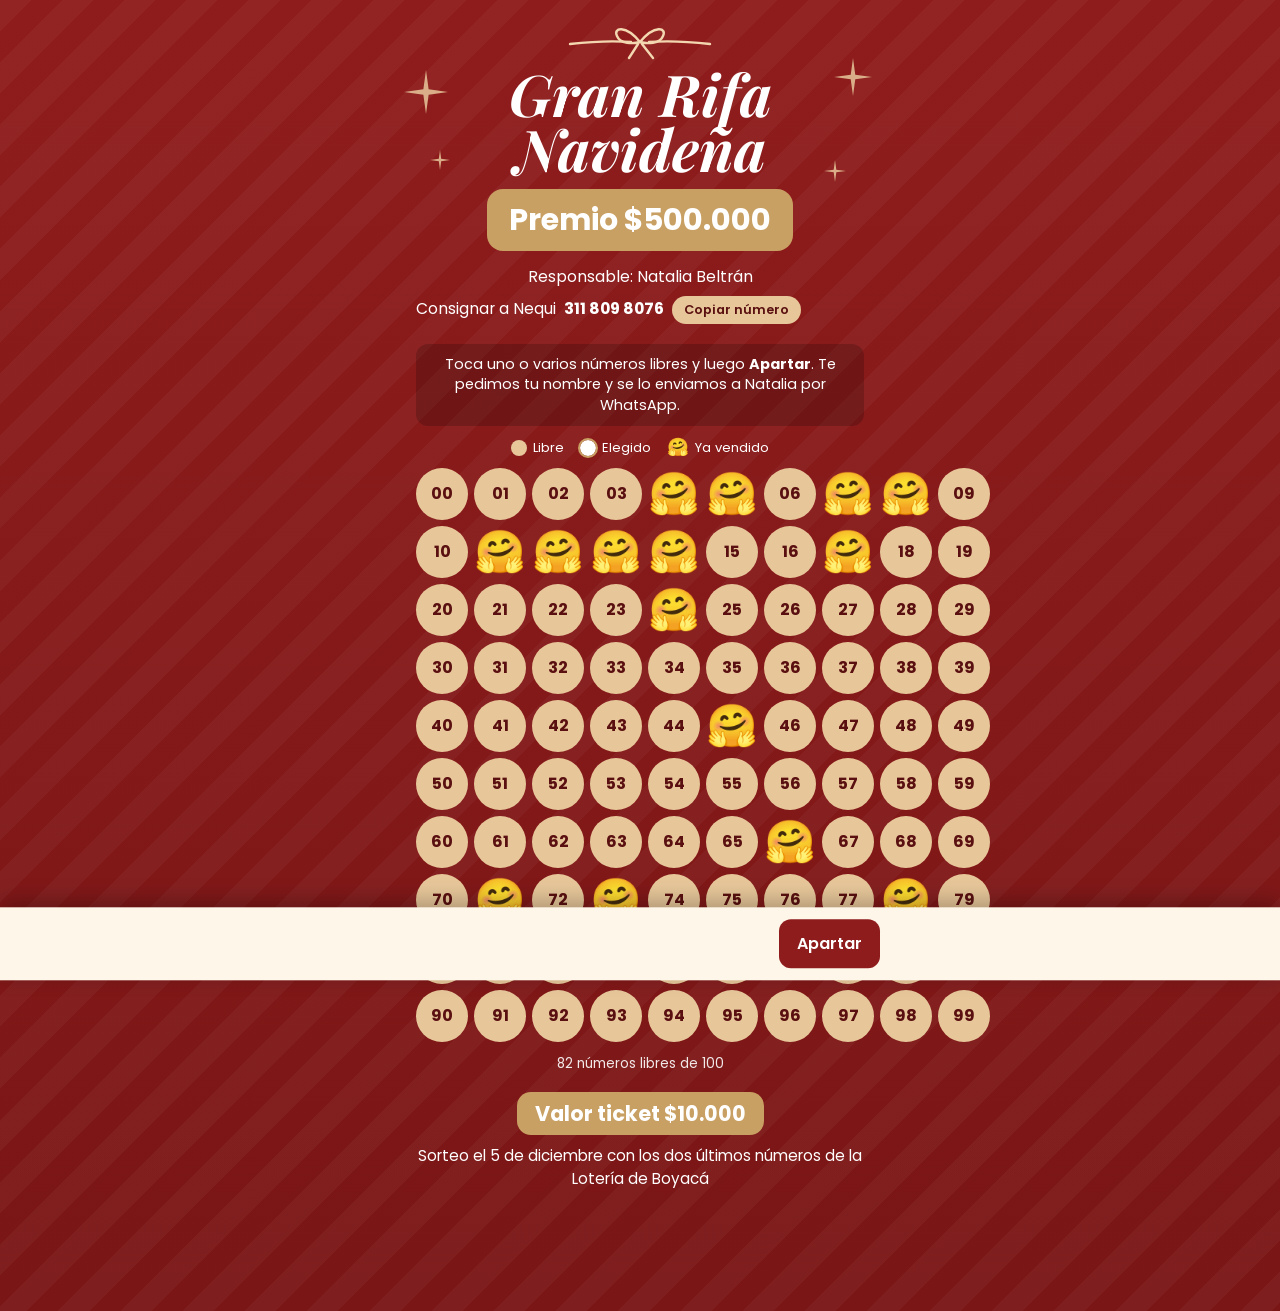
<file: index.html>
<!DOCTYPE html>
<html lang="es">
<head>
<meta charset="utf-8">
<meta name="viewport" content="width=device-width, initial-scale=1">
<title>Gran Rifa Navideña</title>
<link rel="preconnect" href="https://fonts.googleapis.com">
<link rel="preconnect" href="https://fonts.gstatic.com" crossorigin>
<link href="https://fonts.googleapis.com/css2?family=Playfair+Display:ital,wght@1,600;1,700&family=Poppins:wght@400;500;600;700&display=swap" rel="stylesheet">
<style>
  :root{
    --rojo:#8f1c1c; --rojo2:#7a1616; --oro:#e7c79a; --oro2:#c9a063; --cafe:#5a1010;
    --crema:#fff6ea; --texto:#fff;
  }
  *{box-sizing:border-box}
  html,body{margin:0}
  body{
    font-family:Poppins,system-ui,sans-serif; color:var(--texto);
    background:
      repeating-linear-gradient(135deg, rgba(255,255,255,.035) 0 22px, transparent 22px 44px),
      linear-gradient(180deg,var(--rojo),var(--rojo2));
    min-height:100vh; padding-bottom:110px;
  }
  .wrap{max-width:480px;margin:0 auto;padding:22px 16px 10px;position:relative}
  .lazo{display:block;margin:0 auto 4px;width:150px;height:40px}
  .estrella{position:absolute;color:var(--oro);opacity:.85;pointer-events:none}
  h1{
    font-family:"Playfair Display",serif;font-style:italic;font-weight:700;
    text-align:center;font-size:clamp(2.6rem,12vw,3.6rem);line-height:.95;margin:4px 0 14px;
  }
  .premio{
    display:block;width:fit-content;margin:0 auto 14px;padding:8px 22px;border-radius:16px;
    background:var(--oro2);font-weight:700;font-size:clamp(1.4rem,7vw,1.9rem);
  }
  .info{text-align:center;font-size:.98rem;line-height:1.55;margin:0 0 6px}
  .nequi{display:inline-flex;align-items:center;gap:8px;flex-wrap:wrap;justify-content:center}
  .btn-mini{
    font:inherit;font-size:.8rem;font-weight:600;color:var(--cafe);background:var(--oro);
    border:0;border-radius:999px;padding:4px 12px;cursor:pointer;
  }
  .ayuda{
    margin:14px auto 12px;padding:10px 14px;border-radius:12px;background:rgba(0,0,0,.18);
    font-size:.9rem;text-align:center;line-height:1.45;
  }
  .leyenda{display:flex;justify-content:center;gap:16px;font-size:.82rem;margin-bottom:10px;flex-wrap:wrap}
  .leyenda span{display:inline-flex;align-items:center;gap:6px}
  .dot{width:16px;height:16px;border-radius:50%;display:inline-block}
  .dot.libre{background:var(--oro)}
  .dot.sel{background:#fff;outline:2px solid var(--oro2)}
  .dot.ocup{background:#5c1616;border:1px dashed var(--oro2)}

  .grid{display:grid;grid-template-columns:repeat(10,1fr);gap:6px}
  .num{
    aspect-ratio:1;border-radius:50%;border:0;cursor:pointer;
    font:700 clamp(.8rem,3.6vw,1rem)/1 Poppins,sans-serif;
    background:var(--oro);color:var(--cafe);
    display:flex;align-items:center;justify-content:center;padding:0;
    transition:transform .12s ease, background .12s ease;
  }
  .num:hover:not(:disabled){transform:scale(1.08)}
  .num:focus-visible{outline:3px solid #fff;outline-offset:2px}
  .num[aria-pressed="true"]{background:#fff;color:var(--rojo);box-shadow:0 0 0 3px var(--oro2);transform:scale(1.08)}
  .num:disabled{
    background:transparent;cursor:not-allowed;font-size:clamp(1.9rem,9vw,2.6rem);
    overflow:visible;line-height:1;
  }
  .contador{text-align:center;font-size:.85rem;margin:12px 0 0;opacity:.9}

  .valor{
    display:block;width:fit-content;margin:18px auto 10px;padding:6px 18px;border-radius:14px;
    background:var(--oro2);font-weight:700;font-size:1.3rem;
  }
  .sorteo{text-align:center;font-size:.95rem;line-height:1.5;margin:0}

  .barra{
    position:fixed;left:0;right:0;bottom:0;padding:12px 16px calc(12px + env(safe-area-inset-bottom));
    background:var(--crema);color:var(--cafe);box-shadow:0 -6px 20px rgba(0,0,0,.25);
    transform:translateY(110%);transition:transform .2s ease;z-index:5;
  }
  .barra.visible{transform:none}
  .barra-in{max-width:480px;margin:0 auto;display:flex;align-items:center;gap:12px}
  .barra-txt{flex:1;font-size:.9rem;line-height:1.3}
  .barra-txt strong{font-size:1rem}
  .btn{
    font:600 1rem Poppins,sans-serif;border:0;border-radius:12px;padding:12px 18px;cursor:pointer;
    background:var(--rojo);color:#fff;
  }
  .btn:focus-visible,.btn-mini:focus-visible{outline:3px solid var(--oro2);outline-offset:2px}
  .btn.wa{background:#1f8f4e;width:100%;display:flex;align-items:center;justify-content:center;gap:8px}
  .btn.sec{background:transparent;color:var(--cafe);border:1px solid #cbb08a}

  .fondo{position:fixed;inset:0;background:rgba(30,0,0,.6);display:none;align-items:flex-end;justify-content:center;z-index:10}
  .fondo.abierto{display:flex}
  .modal{
    background:var(--crema);color:var(--cafe);width:100%;max-width:480px;border-radius:20px 20px 0 0;
    padding:22px 18px calc(20px + env(safe-area-inset-bottom));max-height:92vh;overflow:auto;
  }
  @media(min-width:560px){.fondo{align-items:center}.modal{border-radius:20px}}
  .modal h2{font-family:"Playfair Display",serif;font-style:italic;margin:0 0 6px;font-size:1.6rem;color:var(--rojo)}
  .chips{display:flex;flex-wrap:wrap;gap:6px;margin:8px 0 14px}
  .chip{background:var(--rojo);color:#fff;border-radius:999px;padding:4px 12px;font-weight:600;font-size:.9rem}
  label{display:block;font-weight:600;font-size:.9rem;margin:10px 0 4px}
  input{
    width:100%;font:1rem Poppins,sans-serif;padding:12px;border-radius:10px;border:1px solid #cbb08a;
    background:#fff;color:#2a0a0a;
  }
  input:focus{outline:3px solid var(--oro2);border-color:transparent}
  .hint{font-size:.8rem;opacity:.8;margin-top:4px}
  .err{color:#b00020;font-size:.85rem;margin-top:6px;min-height:1em}
  .pasos{font-size:.85rem;line-height:1.5;background:#f6e6cf;border-radius:10px;padding:10px 12px;margin:14px 0}
  .pasos ol{margin:4px 0 0 18px;padding:0}
  .acciones{display:flex;flex-direction:column;gap:8px;margin-top:6px}
  .listo{text-align:center}
  .listo p{line-height:1.5}
  .sr{position:absolute;width:1px;height:1px;overflow:hidden;clip:rect(0 0 0 0);white-space:nowrap}
  @media (prefers-reduced-motion: reduce){*{transition:none!important}}
</style>
</head>
<body>
<main class="wrap">
  <svg class="estrella" style="top:70px;left:4px" width="44" height="44" viewBox="0 0 40 40" aria-hidden="true"><path fill="currentColor" d="M20 0l2.4 17.6L40 20l-17.6 2.4L20 40l-2.4-17.6L0 20l17.6-2.4z"/></svg>
  <svg class="estrella" style="top:58px;right:8px" width="38" height="38" viewBox="0 0 40 40" aria-hidden="true"><path fill="currentColor" d="M20 0l2.4 17.6L40 20l-17.6 2.4L20 40l-2.4-17.6L0 20l17.6-2.4z"/></svg>
  <svg class="estrella" style="top:150px;left:30px" width="20" height="20" viewBox="0 0 40 40" aria-hidden="true"><path fill="currentColor" d="M20 0l2.4 17.6L40 20l-17.6 2.4L20 40l-2.4-17.6L0 20l17.6-2.4z"/></svg>
  <svg class="estrella" style="top:160px;right:34px" width="22" height="22" viewBox="0 0 40 40" aria-hidden="true"><path fill="currentColor" d="M20 0l2.4 17.6L40 20l-17.6 2.4L20 40l-2.4-17.6L0 20l17.6-2.4z"/></svg>

  <svg class="lazo" viewBox="0 0 150 40" aria-hidden="true" fill="none" stroke="#f3d7b0" stroke-width="2.4" stroke-linecap="round">
    <path d="M5 22 Q40 18 66 20"/><path d="M84 20 Q110 18 145 22"/>
    <path d="M75 20 C60 2 48 6 52 14 C55 22 68 22 75 20 Z"/>
    <path d="M75 20 C90 2 102 6 98 14 C95 22 82 22 75 20 Z"/>
    <path d="M73 22 L64 36"/><path d="M77 22 L88 36"/>
  </svg>

  <h1>Gran Rifa<br>Navideña</h1>
  <span class="premio">Premio $500.000</span>

  <p class="info">Responsable: Natalia Beltrán</p>
  <p class="info nequi">Consignar a Nequi <strong>311 809 8076</strong>
    <button class="btn-mini" id="copiarNequi" type="button">Copiar número</button>
  </p>
  <p class="sr" id="avisoCopia" aria-live="polite"></p>

  <div class="ayuda">Toca uno o varios números libres y luego <strong>Apartar</strong>. Te pedimos tu nombre y se lo enviamos a Natalia por WhatsApp.</div>

  <div class="leyenda" aria-hidden="true">
    <span><i class="dot libre"></i>Libre</span>
    <span><i class="dot sel"></i>Elegido</span>
    <span><span style="font-size:1.1rem;line-height:1">&#x1F917;</span>Ya vendido</span>
  </div>

  <div class="grid" id="grid" role="group" aria-label="Números de la rifa del 00 al 99"></div>
  <p class="contador" id="contador"></p>

  <span class="valor">Valor ticket $10.000</span>
  <p class="sorteo">Sorteo el 5 de diciembre con los dos últimos números de la Lotería de Boyacá</p>
</main>

<div class="barra" id="barra" aria-live="polite">
  <div class="barra-in">
    <div class="barra-txt" id="barraTxt"></div>
    <button class="btn" id="btnApartar" type="button">Apartar</button>
  </div>
</div>

<div class="fondo" id="fondo">
  <div class="modal" role="dialog" aria-modal="true" aria-labelledby="tituloModal">
    <form id="form" novalidate>
      <div id="paso1">
        <h2 id="tituloModal">Apartar números</h2>
        <div class="chips" id="chips"></div>
        <p style="margin:0;font-weight:600" id="totalModal"></p>

        <label for="nombre">Tu nombre completo</label>
        <input id="nombre" name="nombre" autocomplete="name" required>
        <label for="cel">Tu celular <span style="font-weight:400">(opcional)</span></label>
        <input id="cel" name="cel" type="tel" inputmode="tel" autocomplete="tel" placeholder="Ej: 300 123 4567">
        <p class="err" id="err" role="alert"></p>

        <div class="pasos">
          Cómo queda apartado:
          <ol>
            <li>Envía el mensaje por WhatsApp.</li>
            <li>Paga a Nequi 311 809 8076 y manda el comprobante.</li>
            <li>Natalia confirma y tu número sale como vendido.</li>
          </ol>
        </div>

        <div class="acciones">
          <button class="btn wa" type="submit">
            <svg width="20" height="20" viewBox="0 0 24 24" aria-hidden="true"><path fill="#fff" d="M12 2a10 10 0 0 0-8.6 15.1L2 22l5-1.3A10 10 0 1 0 12 2zm0 18.2c-1.5 0-3-.4-4.3-1.2l-.3-.2-3 .8.8-2.9-.2-.3A8.2 8.2 0 1 1 12 20.2zm4.5-6.1c-.2-.1-1.5-.7-1.7-.8-.2-.1-.4-.1-.6.1l-.8 1c-.1.2-.3.2-.5.1a6.7 6.7 0 0 1-3.3-2.9c-.2-.4.2-.4.7-1.3.1-.2 0-.3 0-.4l-.8-1.8c-.2-.5-.4-.4-.6-.4h-.5a1 1 0 0 0-.7.3 3 3 0 0 0-.9 2.2 5.2 5.2 0 0 0 1.1 2.8 11.9 11.9 0 0 0 4.6 4c1.7.7 2.3.8 3.2.6.5-.1 1.5-.6 1.7-1.2.2-.6.2-1.1.1-1.2l-.5-.2z"/></svg>
            Continuar
          </button>
          <button class="btn sec" type="button" id="cerrar">Volver</button>
        </div>
      </div>

      <div id="paso2" class="listo" hidden>
        <h2 tabindex="-1" id="tituloListo">Último paso</h2>
        <p id="textoListo"></p>
        <p style="font-size:.9rem">Después paga <strong id="totalListo"></strong> a Nequi <strong>311 809 8076</strong> y enviar el comprobante por el mismo chat.</p>
        <div class="acciones">
          <a class="btn wa" id="linkWa" href="#" target="_blank" rel="noopener">Enviar por WhatsApp</a>
          <button class="btn sec" type="button" id="terminar">Listo</button>
        </div>
      </div>
    </form>
  </div>
</div>

<script>
  // URL de la aplicación web de Google Apps Script (termina en /exec).
  const SCRIPT_URL = "https://script.google.com/macros/s/AKfycbxk6twzEGiTXEqXleqv0bEMKi1i81FWdGDrGYyiRoe4Mbc2j2xzVKDc1SMBJXH0puPl/exec";
  // Respaldo por si no hay conexión con la hoja.
  const VENDIDOS = [4,5,7,8,11,12,13,14,17,24,45,66,71,73,78,83,86,89];
  const WHATSAPP = "573118098076";
  const PRECIO = 10000;

  let vendidos = new Set(VENDIDOS);
  const elegidos = new Set();
  const $ = id => document.getElementById(id);
  const dos = n => String(n).padStart(2,"0");
  const pesos = n => "$" + n.toLocaleString("es-CO");

  const grid = $("grid");
  const botones = [];
  for (let i = 0; i < 100; i++) {
    const b = document.createElement("button");
    b.type = "button";
    b.className = "num";
    b.addEventListener("click", () => { if (!vendidos.has(i)) alternar(i); });
    grid.appendChild(b);
    botones.push(b);
  }

  function pintarGrid() {
    botones.forEach((b, i) => {
      if (vendidos.has(i)) {
        elegidos.delete(i);
        b.disabled = true;
        b.textContent = "\u{1F917}";
        b.removeAttribute("aria-pressed");
        b.setAttribute("aria-label", "Número " + dos(i) + ", ya vendido");
      } else {
        const on = elegidos.has(i);
        b.disabled = false;
        b.textContent = dos(i);
        b.setAttribute("aria-pressed", on ? "true" : "false");
        b.setAttribute("aria-label", "Número " + dos(i) + (on ? ", elegido" : ", libre"));
      }
    });
    $("contador").textContent = (100 - vendidos.size) + " números libres de 100";
    pintarBarra();
  }

  function alternar(i) {
    if (elegidos.has(i)) elegidos.delete(i); else elegidos.add(i);
    pintarGrid();
  }

  function lista() { return [...elegidos].sort((a,b)=>a-b).map(dos); }

  function pintarBarra() {
    const n = elegidos.size;
    $("barra").classList.toggle("visible", n > 0);
    if (n) $("barraTxt").innerHTML = "<strong>" + (n === 1 ? "1 número" : n + " números") + "</strong><br>" + lista().join(", ") + " · " + pesos(n * PRECIO);
  }

  async function cargar() {
    if (!SCRIPT_URL) return;
    try {
      const r = await fetch(SCRIPT_URL + "?t=" + Date.now());
      const d = await r.json();
      if (d.ok && Array.isArray(d.ocupados)) { vendidos = new Set(d.ocupados.map(Number)); pintarGrid(); }
    } catch (e) {}
  }

  pintarGrid();
  cargar();
  setInterval(() => { if (!$("fondo").classList.contains("abierto")) cargar(); }, 30000);

  let ultimoFoco = null;
  function abrir() {
    ultimoFoco = document.activeElement;
    $("chips").innerHTML = lista().map(x => '<span class="chip">' + x + '</span>').join("");
    $("totalModal").textContent = "Total: " + pesos(elegidos.size * PRECIO);
    $("paso1").hidden = false; $("paso2").hidden = true; $("err").textContent = "";
    $("fondo").classList.add("abierto");
    setTimeout(() => $("nombre").focus(), 50);
  }
  function cerrar() {
    $("fondo").classList.remove("abierto");
    if (ultimoFoco && document.body.contains(ultimoFoco)) ultimoFoco.focus();
  }

  $("btnApartar").addEventListener("click", abrir);
  $("cerrar").addEventListener("click", cerrar);
  $("fondo").addEventListener("click", e => { if (e.target === $("fondo")) cerrar(); });
  document.addEventListener("keydown", e => { if (e.key === "Escape" && $("fondo").classList.contains("abierto")) cerrar(); });

  let enviando = false;
  $("form").addEventListener("submit", async e => {
    e.preventDefault();
    if (enviando) return;
    const nombre = $("nombre").value.trim();
    const cel = $("cel").value.trim();
    if (nombre.length < 3) { $("err").textContent = "Escribe tu nombre para poder apartar."; $("nombre").focus(); return; }
    const numeros = [...elegidos].sort((a,b)=>a-b);
    const nums = numeros.map(dos);
    const total = pesos(nums.length * PRECIO);
    const btn = $("form").querySelector('button[type="submit"]');

    if (SCRIPT_URL) {
      enviando = true; btn.disabled = true; btn.lastChild.textContent = " Apartando...";
      $("err").textContent = "";
      try {
        const r = await fetch(SCRIPT_URL, {
          method: "POST",
          headers: { "Content-Type": "text/plain;charset=utf-8" },
          body: JSON.stringify({ nombre, cel, numeros })
        });
        const d = await r.json();
        if (!d.ok) {
          if (Array.isArray(d.ocupados)) { vendidos = new Set(d.ocupados.map(Number)); pintarGrid(); }
          if (d.choque && d.choque.length) {
            $("err").textContent = "Alguien acaba de apartar el " + d.choque.join(", ") + ". Cierra y escoge otro número.";
            $("chips").innerHTML = lista().map(x => '<span class="chip">' + x + '</span>').join("");
          } else {
            $("err").textContent = "No se pudo apartar. Intenta otra vez.";
          }
          return;
        }
        if (Array.isArray(d.ocupados)) vendidos = new Set(d.ocupados.map(Number));
      } catch (err) {
        $("err").textContent = "No hay conexión. Revisa tu internet e intenta otra vez.";
        return;
      } finally {
        enviando = false; btn.disabled = false; btn.lastChild.textContent = " Continuar";
      }
    }

    let msg = "Hola Natalia, " + (SCRIPT_URL ? "aparté " : "quiero apartar ") + (nums.length === 1 ? "el número " : "los números ") + nums.join(", ") +
      " de la Gran Rifa Navideña.\nNombre: " + nombre;
    if (cel) msg += "\nCelular: " + cel;
    msg += "\nTotal: " + total + ". Ya te envío el comprobante de Nequi.";
    $("linkWa").href = "https://wa.me/" + WHATSAPP + "?text=" + encodeURIComponent(msg);
    $("totalListo").textContent = total;
    $("textoListo").textContent = SCRIPT_URL
      ? (nums.length === 1 ? "Tu número " : "Tus números ") + nums.join(", ") + (nums.length === 1 ? " quedó apartado." : " quedaron apartados.") + " Toca el botón verde para avisarle a Natalia por WhatsApp."
      : "Toca el botón verde para enviarle tu mensaje a Natalia por WhatsApp. El mensaje ya va escrito con tu nombre y tus números.";
    $("paso1").hidden = true; $("paso2").hidden = false;
    $("tituloListo").focus();
    elegidos.clear();
    pintarGrid();
  });

  $("terminar").addEventListener("click", () => { elegidos.clear(); pintarGrid(); $("nombre").value = ""; $("cel").value = ""; cerrar(); });

  $("copiarNequi").addEventListener("click", async () => {
    try { await navigator.clipboard.writeText("3118098076"); $("copiarNequi").textContent = "Copiado"; $("avisoCopia").textContent = "Número de Nequi copiado"; }
    catch (e) { $("copiarNequi").textContent = "3118098076"; }
    setTimeout(() => $("copiarNequi").textContent = "Copiar número", 2000);
  });
</script>
</body>
</html>
</file>
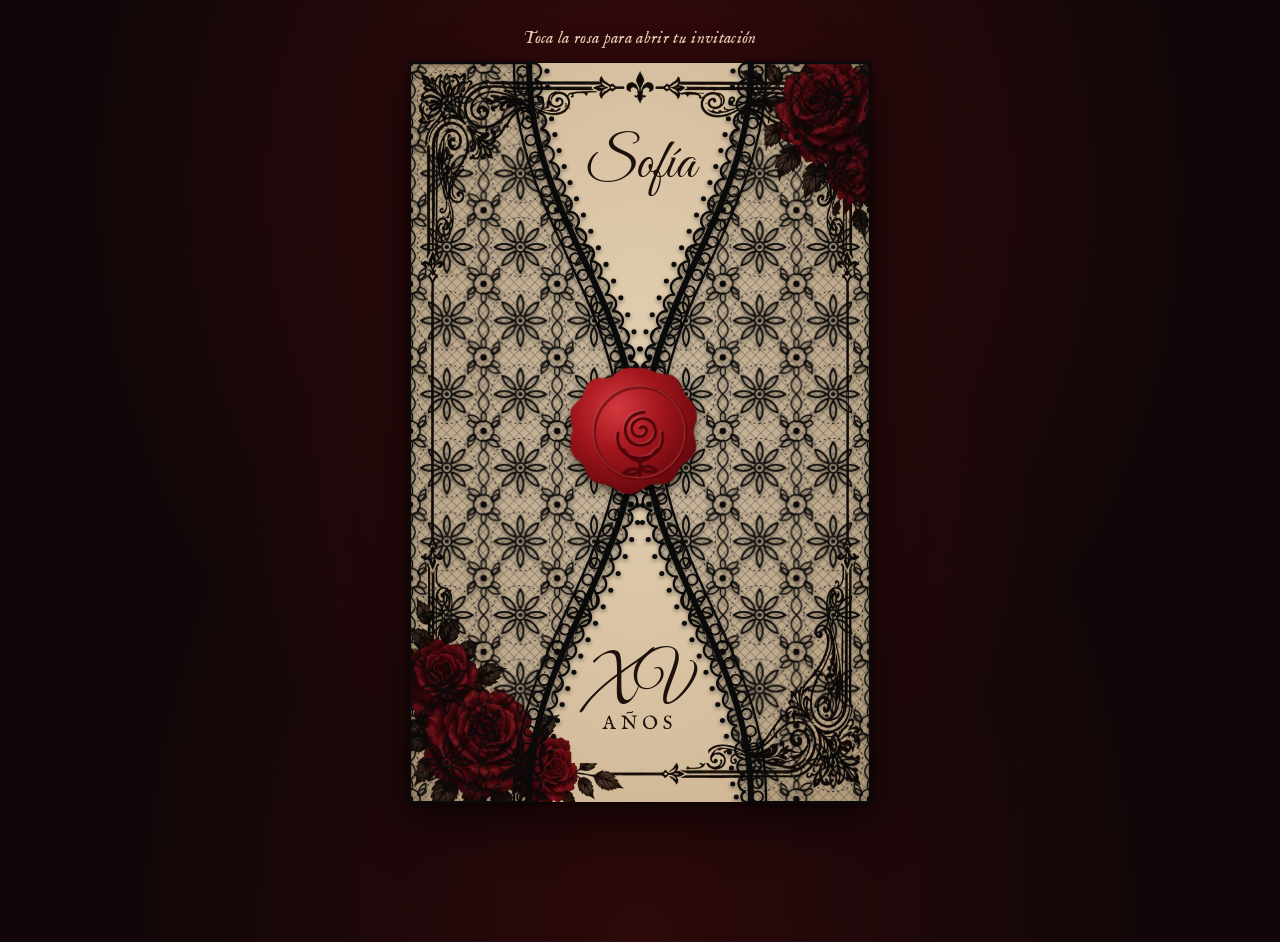
<file: invitacion/index.html>
<!DOCTYPE html>
<html lang="es"><head><meta charset="utf-8"><title>XV SOFI</title>
<meta http-equiv="refresh" content="0; url=../xvsofi/">
<link rel="canonical" href="https://natabeltran16-arch.github.io/dragon/xvsofi/">
</head><body><a href="../xvsofi/">Abrir la invitación</a></body></html>
</file>
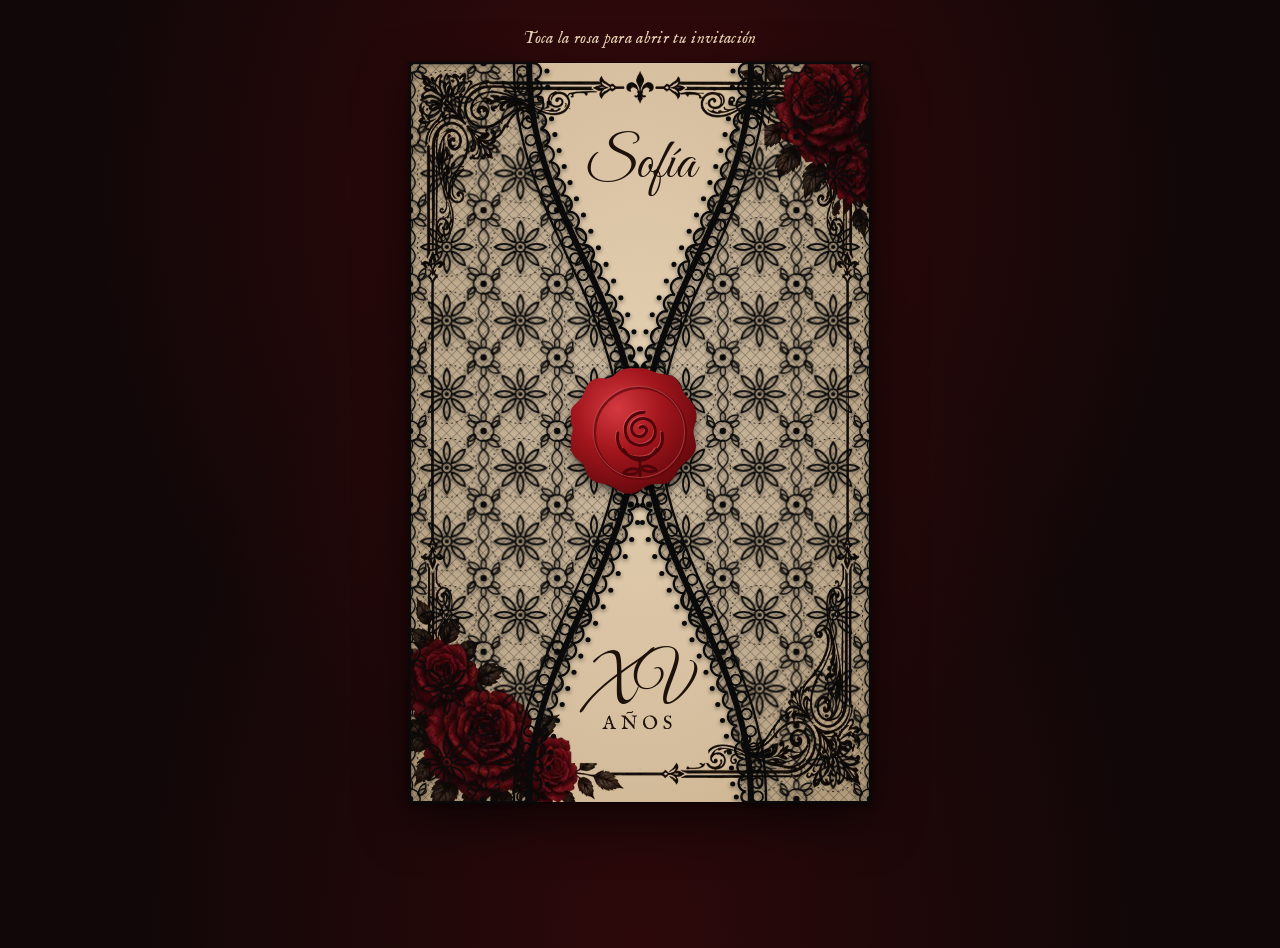
<file: xvsofi/index.html>
<!DOCTYPE html>
<html lang="es">
<head>
<meta charset="utf-8">
<meta name="viewport" content="width=device-width, initial-scale=1">
<title>Invitación XV Sofi</title>
<meta name="description" content="Toca para abrir tu invitación">
<meta property="og:type" content="website">
<meta property="og:title" content="Invitación XV Sofi">
<meta property="og:description" content="Toca para abrir tu invitación">
<meta property="og:url" content="https://natabeltran16-arch.github.io/dragon/xvsofi/">
<meta property="og:image" content="https://natabeltran16-arch.github.io/dragon/xvsofi/portada3.jpg">
<meta property="og:image:type" content="image/jpeg">
<meta property="og:image:width" content="1200">
<meta property="og:image:height" content="630">
<meta name="twitter:card" content="summary_large_image">
<style>
  @font-face{font-family:"Great Vibes";src:url("GreatVibes-Regular.woff2") format("woff2");font-display:swap}
  @font-face{font-family:"IM Fell English";src:url("IMFeENrm28P.woff2") format("woff2");font-style:normal;font-display:swap}
  @font-face{font-family:"IM Fell English";src:url("IMFeENit28P.woff2") format("woff2");font-style:italic;font-display:swap}
  :root{
    --papel:#d9c3a5; --tinta:#2a1a12; --vino:#7d0d12; --rojo:#a3161d;
    --ar: 1027 / 1650;
  }
  *{box-sizing:border-box}
  html,body{margin:0}
  body{
    min-height:100vh; font-family:"IM Fell English",Georgia,serif; color:var(--tinta);
    background:
      radial-gradient(ellipse at 50% 20%, rgba(125,13,18,.35), transparent 60%),
      radial-gradient(ellipse at 50% 100%, rgba(125,13,18,.25), transparent 55%),
      #120708;
    display:flex; flex-direction:column; align-items:center; padding:28px 12px 40px;
    overflow-x:hidden;
  }
  .pista{
    color:#e8d3b4; font-style:italic; font-size:1.05rem; text-align:center; margin:0 0 14px;
    letter-spacing:.02em; transition:opacity .6s;
  }
  .escena{perspective:1400px; width:min(94vw, 460px, calc((100svh - 110px) * 1027 / 1650));}
  body.abierta .escena{width:min(94vw, 460px)}
  .tarjeta{
    position:relative; width:100%; aspect-ratio:var(--ar); container-type:inline-size;
    background:
      url("marco.webp") center/100% 100% no-repeat,
      radial-gradient(ellipse at 50% 45%, #e3cfb2 0%, #d6bf9f 60%, #c7ad88 100%);
    box-shadow:0 18px 50px rgba(0,0,0,.6), 0 0 0 1px rgba(0,0,0,.4);
    border-radius:4px;
  }

  /* contenido de la invitación */
  .contenido{
    position:absolute; inset:8.5% 11% 9% 11%; display:flex; flex-direction:column;
    align-items:center; justify-content:space-between; text-align:center;
    opacity:0; transition:opacity 1s ease .9s; pointer-events:none;
  }
  body.abierta .contenido{opacity:1; pointer-events:auto}
  .intro{font-style:italic; font-size:4.5cqw; line-height:1.25; margin:0}
  .nombre{font-family:"Great Vibes",cursive; font-weight:400; font-size:19cqw; line-height:1; margin:.5cqw 0 0; color:#1d110b}
  .quince{font-family:"Great Vibes",cursive; font-size:10cqw; line-height:1; margin:0; color:#1d110b}
  .divisor{width:46cqw; height:4cqw; margin:1cqw auto}
  .texto{font-style:italic; font-size:3.95cqw; line-height:1.32; margin:0}
  .fecha{font-size:5.4cqw; line-height:1.2; margin:0}
  .fecha span{display:block; font-style:italic; font-size:4.6cqw}
  .lugar{font-size:5.2cqw; line-height:1.2; margin:0}
  .lugar span{display:block; font-style:italic; font-size:4.6cqw}
  .cierre{font-style:italic; font-size:4.4cqw; line-height:1.25; margin:0; color:#3a1610}
  .firma{font-family:"Great Vibes",cursive; font-size:9cqw; line-height:1; margin:0}
  .vestuario{font-size:3.1cqw; letter-spacing:.06em; text-transform:uppercase; margin:0; color:#5a1a12; line-height:1.25}
  .vestuario span{display:block; font-family:"Great Vibes",cursive; text-transform:none; letter-spacing:0; font-size:7cqw; color:#1d110b; line-height:1}

  /* portada */
  .portada{position:absolute; inset:0; pointer-events:none; transition:opacity .6s ease .5s}
  body.abierta .portada{opacity:0}
  .mono-arriba,.mono-abajo{position:absolute; left:0; right:0; text-align:center; color:#1d110b}
  .mono-arriba{top:10%; font-family:"Great Vibes",cursive; font-size:12cqw; line-height:1}
  .mono-abajo{bottom:9%; font-size:4.2cqw; letter-spacing:.25em; text-transform:uppercase}
  .mono-abajo b{display:block; font-family:"Great Vibes",cursive; font-weight:400; font-size:13cqw; line-height:.9; letter-spacing:0; text-transform:none}

  .puerta{position:absolute; top:0; bottom:0; width:50%; transition:transform 1.6s cubic-bezier(.6,.05,.25,1) .35s; z-index:3;}
  .puerta svg{width:100%; height:100%; display:block; overflow:visible; filter:drop-shadow(0 2px 2px rgba(0,0,0,.45))}
  .puerta.izq{left:0; transform-origin:left center}
  .puerta.der{right:0; transform-origin:right center}
  .puerta.der svg{transform:scaleX(-1)}
  body.abierta .puerta.izq{transform:rotateY(-112deg)}
  body.abierta .puerta.der{transform:rotateY(112deg)}
  body.oculta .puerta{display:none}

  .sello{
    position:absolute; left:50%; top:50%; width:30cqw; height:30cqw; transform:translate(-50%,-50%);
    border:0; padding:0; background:none; cursor:pointer; z-index:4; border-radius:50%;
    animation:latido 2.2s ease-in-out infinite;
    transition:transform .5s ease, opacity .5s ease;
  }
  .sello svg{width:100%; height:100%; display:block; filter:drop-shadow(0 4px 6px rgba(0,0,0,.55))}
  .sello:focus-visible{outline:3px solid #f0d7a8; outline-offset:4px}
  body.abierta .sello{animation:none; transform:translate(-50%,-50%) scale(1.5); opacity:0; pointer-events:none}
  @keyframes latido{
    0%,100%{transform:translate(-50%,-50%) scale(1)}
    50%{transform:translate(-50%,-50%) scale(1.06)}
  }

  /* acciones */
  .acciones{display:flex; flex-direction:column; align-items:center; gap:12px; margin-top:22px; opacity:0; transform:translateY(10px); transition:opacity .8s ease 1.8s, transform .8s ease 1.8s; pointer-events:none}
  body.abierta .acciones{opacity:1; transform:none; pointer-events:auto}
  .btn{
    font:1.15rem "IM Fell English",Georgia,serif; letter-spacing:.04em; cursor:pointer;
    background:linear-gradient(180deg,#a3161d,#6e0b10); color:#f7e7cf; border:1px solid #c79a6b;
    border-radius:999px; padding:13px 30px; box-shadow:0 6px 18px rgba(0,0,0,.45), inset 0 1px 0 rgba(255,255,255,.18);
  }
  .btn:focus-visible{outline:3px solid #f0d7a8; outline-offset:3px}
  .enlace{color:#e8d3b4; font-style:italic; font-size:1rem}
  .enlace:focus-visible{outline:2px solid #f0d7a8}

  /* ventana de confirmación */
  .fondo{position:fixed; inset:0; background:rgba(10,3,4,.78); display:none; align-items:center; justify-content:center; padding:16px; z-index:20}
  .fondo.abierto{display:flex}
  .ventana{
    position:relative; width:min(100%, 420px); padding:34px 26px 26px; text-align:center;
    background:radial-gradient(ellipse at 50% 40%, #e6d3b7, #d3bb98 70%, #c4a982);
    border:2px solid #2a1a12; outline:1px solid #2a1a12; outline-offset:-8px;
    box-shadow:0 20px 60px rgba(0,0,0,.6); border-radius:3px; overflow:hidden;
    animation:aparecer .35s ease;
  }
  @keyframes aparecer{from{opacity:0; transform:scale(.94)}to{opacity:1; transform:none}}
  .ventana .rosa{position:absolute; top:-6px; right:-8px; width:92px; pointer-events:none}
  .ventana h2{font-family:"Great Vibes",cursive; font-weight:400; font-size:2.6rem; margin:0 0 4px; color:#1d110b}
  .ventana p{margin:0 0 12px; font-style:italic; line-height:1.35}
  .ventana label.campo{display:block; text-align:left; font-size:1rem; margin:12px 0 6px}
  .ventana input[type=text]{
    width:100%; font:1.05rem "IM Fell English",Georgia,serif; padding:11px 12px; color:#1d110b;
    background:rgba(255,250,240,.75); border:1px solid #6b4a32; border-radius:6px;
  }
  .ventana input[type=text]:focus{outline:2px solid var(--vino); border-color:transparent}
  .check{display:flex; align-items:flex-start; gap:10px; text-align:left; margin:16px 0 6px; font-size:1.05rem; cursor:pointer}
  .check input{width:22px; height:22px; accent-color:var(--vino); margin:1px 0 0; flex:none}
  .error{color:#8a0c12; min-height:1.3em; font-size:.95rem; margin:6px 0 4px}
  .fila{display:flex; flex-direction:column; gap:8px; margin-top:8px}
  .btn.sec{background:transparent; color:#2a1a12; border:1px solid #6b4a32; box-shadow:none}
  .btn-musica{position:fixed;right:16px;bottom:16px;z-index:15;width:52px;height:52px;border-radius:50%;
    border:1px solid #c79a6b;background:linear-gradient(180deg,#a3161d,#6e0b10);color:#f7e7cf;font-size:1.5rem;cursor:pointer;
    box-shadow:0 6px 18px rgba(0,0,0,.5)}
  .btn-musica[aria-pressed="true"]{animation:giro 6s linear infinite}
  .btn-musica[aria-pressed="false"]{opacity:.65;text-decoration:line-through}
  .btn-musica:focus-visible{outline:3px solid #f0d7a8;outline-offset:3px}
  @keyframes giro{to{transform:rotate(360deg)}}
  .sr{position:absolute; width:1px; height:1px; overflow:hidden; clip:rect(0 0 0 0); white-space:nowrap}
  @media (prefers-reduced-motion: reduce){
    *{animation:none!important; transition-duration:.01s!important; transition-delay:0s!important}
  }
</style>
</head>
<body>
  <p class="pista" id="pista">Toca la rosa para abrir tu invitación</p>

  <div class="escena">
    <article class="tarjeta" id="tarjeta" aria-label="Invitación a los quince años de Sofía">

      <div class="contenido" id="contenido" aria-hidden="true">
        <p class="intro">Dios ha dispuesto este día<br>para celebrar con nosotros</p>
        <div>
          <h1 class="nombre">Sofía</h1>
          <p class="quince">Mis Quince Años</p>
          <svg class="divisor" viewBox="0 0 200 18" aria-hidden="true"><g fill="none" stroke="#2a1a12" stroke-width="1.4" stroke-linecap="round"><path d="M10 9 H78"/><path d="M122 9 H190"/><path d="M78 9 c6 -6 12 -6 16 0 c-4 6 -10 6 -16 0z"/><path d="M122 9 c-6 -6 -12 -6 -16 0 c4 6 10 6 16 0z"/></g><path d="M100 1 l4 8 -4 8 -4 -8z" fill="#2a1a12"/></svg>
        </div>
        <p class="texto">Con la bendición de mi familia, te invito a ser parte de este día tan especial, en el que guardaré los más bonitos recuerdos de mi infancia para dar comienzo a una nueva etapa en mi vida.</p>
        <p class="fecha">Sábado, 19 de diciembre<span>de 2026 a las 8:00 p.m.</span></p>
        <p class="lugar">Galán<span>Cra. 65 # 2C-37<br>Bogotá, D.C.</span></p>
        <p class="cierre">¡Tu presencia hará de mi fiesta<br>un momento inolvidable!</p>
        <p class="vestuario">Código de vestimenta<span>Semiformal</span></p>
      </div>

      <div class="portada" aria-hidden="true">
        <div class="mono-arriba">Sofía</div>
        <div class="mono-abajo"><b>XV</b>años</div>
      </div>

      <div class="puerta izq" aria-hidden="true"><svg class="encaje" viewBox="0 0 50 160.66" preserveAspectRatio="none"></svg></div>
      <div class="puerta der" aria-hidden="true"><svg class="encaje" viewBox="0 0 50 160.66" preserveAspectRatio="none"></svg></div>

      <button class="sello" id="sello" type="button" aria-label="Abrir la invitación">
        <svg viewBox="0 0 100 100" aria-hidden="true">
          <defs>
            <radialGradient id="cera" cx="38%" cy="32%" r="75%">
              <stop offset="0" stop-color="#d43a40"/>
              <stop offset=".45" stop-color="#a3161d"/>
              <stop offset="1" stop-color="#5e070b"/>
            </radialGradient>
          </defs>
          <path fill="url(#cera)" d="M50 3c7 0 9 3 15 4s10 1 13 6 3 8 7 12 6 8 6 13-3 8-2 13 3 9 0 14-7 6-10 10-4 9-9 11-9 0-14 2-8 6-14 6-9-4-14-6-10-1-14-5-3-9-7-12-7-6-8-12 3-8 2-13-4-8-1-13 7-6 9-11 3-9 8-11 9 1 13-2 7-6 12-6z"/>
          <circle cx="50" cy="50" r="33" fill="none" stroke="#5e070b" stroke-width="2.2" opacity=".7"/>
          <circle cx="50" cy="50" r="33" fill="none" stroke="#e66a70" stroke-width=".8" opacity=".45" transform="translate(-.8 -.8)"/>
          <g fill="none" stroke-linecap="round" stroke-linejoin="round">
            <g stroke="#e66a70" stroke-width="1.4" opacity=".5" transform="translate(-.9 -.9)">
              <path d="M50 46c3-2 6 1 4 4-2 4-9 3-10-2-1-6 6-10 11-8 6 2 8 10 4 15-5 6-16 5-19-3-3-9 4-17 13-17"/>
              <path d="M34 50c-2 10 5 18 16 18s18-8 16-18"/>
              <path d="M38 62c4 6 8 8 12 8s8-2 12-8"/>
            </g>
            <g stroke="#4e0509" stroke-width="2.1">
              <path d="M50 46c3-2 6 1 4 4-2 4-9 3-10-2-1-6 6-10 11-8 6 2 8 10 4 15-5 6-16 5-19-3-3-9 4-17 13-17"/>
              <path d="M34 50c-2 10 5 18 16 18s18-8 16-18"/>
              <path d="M38 62c4 6 8 8 12 8s8-2 12-8"/>
              <path d="M50 70v11"/>
              <path d="M50 77c-5-2-9-1-12 2 5 2 9 1 12-2z"/>
              <path d="M50 75c5-2 9-1 12 2-5 2-9 1-12-2z"/>
            </g>
          </g>
        </svg>
      </button>
    </article>
  </div>

  <div class="acciones">
    <button class="btn" id="btnConfirmar" type="button">Confirmar asistencia</button>
    <a class="enlace" id="mapa" target="_blank" rel="noopener">Cómo llegar</a>
  </div>

  <audio id="cancion" src="cancion.mp3" loop preload="auto"></audio>
  <button class="btn-musica" id="btnMusica" type="button" aria-label="Pausar música" aria-pressed="true" hidden>&#9835;</button>

  <div class="fondo" id="fondo">
    <div class="ventana" role="dialog" aria-modal="true" aria-labelledby="tituloConf">
      <img class="rosa" src="rosa.webp" alt="">
      <form id="form" novalidate>
        <div id="paso1">
          <h2 id="tituloConf">Confirmación</h2>
          <p>Mis Quince Años · Sofía</p>
          <label class="campo" for="nombre">Nombre y apellido</label>
          <input type="text" id="nombre" autocomplete="name" required>
          <label class="check"><input type="checkbox" id="acepto"> <span>Confirmo la asistencia al evento</span></label>
          <p class="error" id="error" role="alert"></p>
          <div class="fila">
            <button class="btn" type="submit" id="btnEnviar">Confirmar</button>
            <button class="btn sec" type="button" id="cerrar">Volver</button>
          </div>
        </div>
        <div id="paso2" hidden>
          <h2 tabindex="-1" id="tituloGracias">Gracias</h2>
          <p id="textoGracias"></p>
          <div class="fila">
            <button class="btn" type="button" id="otra">Confirmar a otra persona</button>
            <button class="btn sec" type="button" id="listo">Volver a la invitación</button>
          </div>
        </div>
      </form>
    </div>
  </div>

<script>
  // URL de la aplicación web de Google Apps Script (termina en /exec).
  const SCRIPT_URL = "https://script.google.com/macros/s/AKfycbyM_x57PX1sjV21eVCGz5b7K9r_iqiFi8BN2KR7J9Z48rwiNmkdGOrYKwBcZdzJOkAE8A/exec";
  const LUGAR_MAPA = "Carrera 65 # 2C-37, Bogotá";

  const $ = id => document.getElementById(id);
  $("mapa").href = "https://www.google.com/maps/search/?api=1&query=" + encodeURIComponent(LUGAR_MAPA);

  // Encaje de las puertas
  (function dibujarEncaje() {
    const W = 50, H = 160.66;
    const xBorde = y => 27 + 23 * Math.pow(Math.sin(Math.PI * y / H), 2.2);
    const paso = 3.6, pts = [];
    for (let y = 0; y <= H + 0.01; y += paso) pts.push([xBorde(y), Math.min(y, H)]);
    if (pts[pts.length - 1][1] < H) pts.push([xBorde(H), H]);

    let d = "M0 0 L" + pts[0][0].toFixed(2) + " 0";
    let picots = "", anillos = "";
    for (let i = 0; i < pts.length - 1; i++) {
      const [x1, y1] = pts[i], [x2, y2] = pts[i + 1];
      const dx = x2 - x1, dy = y2 - y1, len = Math.hypot(dx, dy), r = len / 2 * 1.02;
      d += " A" + r.toFixed(2) + " " + r.toFixed(2) + " 0 0 1 " + x2.toFixed(2) + " " + y2.toFixed(2);
      const mx = (x1 + x2) / 2, my = (y1 + y2) / 2, nx = dy / len, ny = -dx / len;
      picots += '<circle cx="' + (mx + nx * (r + 0.9)).toFixed(2) + '" cy="' + (my + ny * (r + 0.9)).toFixed(2) + '" r=".55"/>';
      anillos += '<circle cx="' + (mx - nx * 2.6).toFixed(2) + '" cy="' + (my - ny * 2.6).toFixed(2) + '" r="1.15"/>';
    }
    d += " L0 " + H + " Z";
    const banda = "M" + pts.map(p => (p[0] - 1.1).toFixed(2) + " " + p[1].toFixed(2)).join(" L");
    const banda2 = "M" + pts.map(p => (p[0] - 4.4).toFixed(2) + " " + p[1].toFixed(2)).join(" L");

    const svg = `
      <defs>
        <pattern id="red" width="1.6" height="1.6" patternUnits="userSpaceOnUse" patternTransform="rotate(45)">
          <path d="M0 0H1.6M0 0V1.6" stroke="#0a0a0a" stroke-width=".18" fill="none"/>
        </pattern>
        <pattern id="motivo" width="16" height="16" patternUnits="userSpaceOnUse">
          <g fill="none" stroke="#0a0a0a" stroke-linecap="round">
            ${[0,45,90,135,180,225,270,315].map(a => `<path d="M8 6.6c.9-1.2.9-3 0-4.2c-.9 1.2-.9 3 0 4.2z" stroke-width=".38" transform="rotate(${a} 8 8)"/>`).join("")}
            <circle cx="8" cy="8" r="1.1" stroke-width=".4"/>
            <circle cx="8" cy="8" r="6.4" stroke-width=".22" stroke-dasharray=".2 .9"/>
            ${[0,90,180,270].map(a => `<path d="M8 8m4.6 4.6c1.2-.2 2.2.4 2.7 1.4c-1.1.3-2.2-.1-2.7-1.4z" stroke-width=".32" transform="rotate(${a} 8 8)"/>`).join("")}
            <path d="M0 8c1.5-1.4 1.5-2.6 0-4M16 8c-1.5-1.4-1.5-2.6 0-4M0 8c1.5 1.4 1.5 2.6 0 4M16 8c-1.5 1.4-1.5 2.6 0 4" stroke-width=".3"/>
          </g>
          <g fill="#0a0a0a">
            <circle cx="8" cy="8" r=".45"/>
            <circle cx="0" cy="0" r=".7"/><circle cx="16" cy="0" r=".7"/><circle cx="0" cy="16" r=".7"/><circle cx="16" cy="16" r=".7"/>
          </g>
        </pattern>
        <pattern id="motivo2" width="16" height="16" patternUnits="userSpaceOnUse" patternTransform="translate(8 8)">
          <g fill="none" stroke="#0a0a0a" stroke-width=".3">
            <circle cx="8" cy="8" r="2.2"/>
            ${[0,60,120,180,240,300].map(a => `<ellipse cx="8" cy="5" rx=".55" ry="1" transform="rotate(${a} 8 8)"/>`).join("")}
          </g>
          <circle cx="8" cy="8" r=".5" fill="#0a0a0a"/>
        </pattern>
        <clipPath id="forma"><path d="${d}"/></clipPath>
      </defs>
      <g clip-path="url(#forma)">
        <rect width="${W}" height="${H}" fill="rgba(10,10,10,.06)"/>
        <rect width="${W}" height="${H}" fill="url(#red)" opacity=".55"/>
        <rect width="${W}" height="${H}" fill="url(#motivo)"/>
        <rect width="${W}" height="${H}" fill="url(#motivo2)"/>
      </g>
      <path d="${d}" fill="none" stroke="#0a0a0a" stroke-width=".5"/>
      <path d="${banda}" fill="none" stroke="#0a0a0a" stroke-width="1.3"/>
      <path d="${banda2}" fill="none" stroke="#0a0a0a" stroke-width=".5"/>
      <g fill="#0a0a0a">${picots}</g>
      <g fill="none" stroke="#0a0a0a" stroke-width=".4">${anillos}</g>`;
    document.querySelectorAll(".encaje").forEach(s => s.innerHTML = svg);
  })();

  // Abrir la invitación
  const cancion = $("cancion");
  function estadoMusica() {
    const suena = !cancion.paused;
    $("btnMusica").setAttribute("aria-pressed", suena ? "true" : "false");
    $("btnMusica").setAttribute("aria-label", suena ? "Pausar música" : "Reproducir música");
  }
  function ponerMusica() {
    cancion.volume = 0.8;
    const p = cancion.play();
    if (p && p.catch) p.catch(() => {});
    $("btnMusica").hidden = false;
  }
  cancion.addEventListener("play", estadoMusica);
  cancion.addEventListener("pause", estadoMusica);
  $("btnMusica").addEventListener("click", () => { if (cancion.paused) cancion.play().catch(() => {}); else cancion.pause(); });

  function abrir() {
    if (document.body.classList.contains("abierta")) return;
    ponerMusica();
    document.body.classList.add("abierta");
    $("pista").style.opacity = "0";
    $("contenido").setAttribute("aria-hidden", "false");
    setTimeout(() => { document.body.classList.add("oculta"); $("sello").hidden = true; $("pista").hidden = true; }, 2200);
  }
  $("sello").addEventListener("click", abrir);
  if (location.hash === "#abierta") { abrir(); }

  // Confirmación
  let ultimoFoco = null;
  function abrirVentana() {
    ultimoFoco = document.activeElement;
    $("paso1").hidden = false; $("paso2").hidden = true; $("error").textContent = "";
    $("fondo").classList.add("abierto");
    setTimeout(() => $("nombre").focus(), 60);
  }
  function cerrarVentana() {
    $("fondo").classList.remove("abierto");
    if (ultimoFoco) ultimoFoco.focus();
  }
  $("btnConfirmar").addEventListener("click", abrirVentana);
  $("cerrar").addEventListener("click", cerrarVentana);
  $("listo").addEventListener("click", cerrarVentana);
  $("otra").addEventListener("click", () => {
    $("nombre").value = ""; $("acepto").checked = false;
    $("paso1").hidden = false; $("paso2").hidden = true; $("nombre").focus();
  });
  $("fondo").addEventListener("click", e => { if (e.target === $("fondo")) cerrarVentana(); });
  document.addEventListener("keydown", e => { if (e.key === "Escape" && $("fondo").classList.contains("abierto")) cerrarVentana(); });

  let enviando = false;
  $("form").addEventListener("submit", async e => {
    e.preventDefault();
    if (enviando) return;
    const nombre = $("nombre").value.trim().replace(/\s+/g, " ");
    if (nombre.length < 3) { $("error").textContent = "Escribe tu nombre y apellido."; $("nombre").focus(); return; }
    if (!$("acepto").checked) { $("error").textContent = "Marca la casilla para confirmar tu asistencia."; $("acepto").focus(); return; }
    if (!SCRIPT_URL) { $("error").textContent = "La confirmación todavía no está activa. Intenta más tarde."; return; }

    enviando = true;
    const btn = $("btnEnviar");
    btn.disabled = true; btn.textContent = "Enviando...";
    $("error").textContent = "";
    const cuerpo = JSON.stringify({ nombre });
    const total = async () => {
      const r = await fetch(SCRIPT_URL + "?t=" + Date.now());
      const d = await r.json();
      return Number(d.total) || 0;
    };
    const exito = repetido => {
      $("textoGracias").textContent = repetido
        ? nombre + ", tu asistencia ya estaba confirmada. ¡Te esperamos!"
        : nombre + ", tu asistencia quedó confirmada. ¡Te esperamos!";
      $("paso1").hidden = true; $("paso2").hidden = false;
      $("tituloGracias").focus();
    };
    let antes = null, detalle = "";
    try { antes = await total(); } catch (e) { detalle = "lectura: " + e.message; }
    try {
      const r = await fetch(SCRIPT_URL, { method: "POST", headers: { "Content-Type": "text/plain;charset=utf-8" }, body: cuerpo });
      const texto = await r.text();
      let d = null;
      try { d = JSON.parse(texto); } catch (e) { throw new Error("respuesta " + r.status + ": " + texto.slice(0, 80)); }
      if (!d.ok) throw new Error(d.error || "respuesta sin ok");
      exito(d.repetido);
    } catch (err1) {
      detalle += (detalle ? " | " : "") + "envío: " + err1.message;
      try {
        await fetch(SCRIPT_URL, { method: "POST", mode: "no-cors", headers: { "Content-Type": "text/plain;charset=utf-8" }, body: cuerpo });
        await new Promise(res => setTimeout(res, 1800));
        const despues = await total();
        if (antes !== null && despues > antes) { exito(false); }
        else { throw new Error("no se registró"); }
      } catch (err2) {
        console.error(detalle, err2);
        $("error").textContent = "No se pudo confirmar. Intenta otra vez en un momento. (" + detalle + ")";
      }
    } finally {
      enviando = false; btn.disabled = false; btn.textContent = "Confirmar";
    }
  });
</script>
</body>
</html>
</file>
